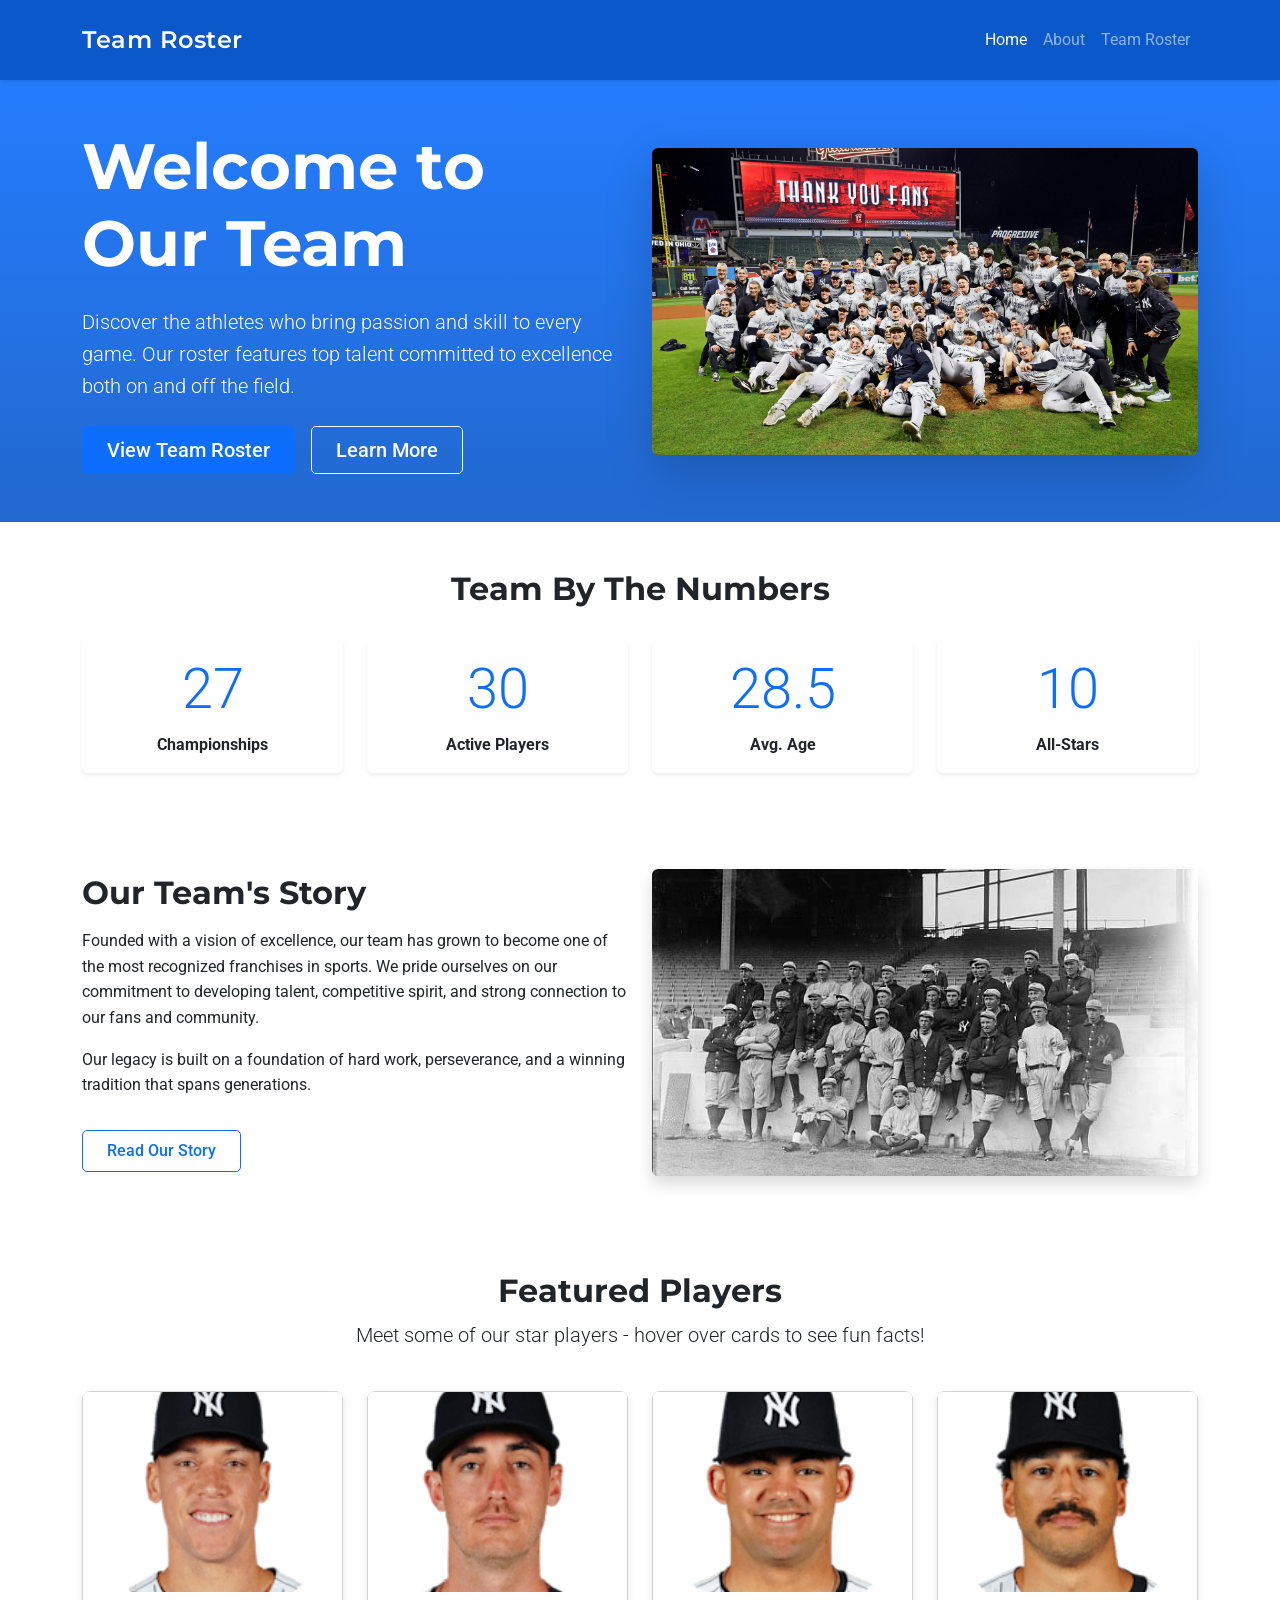
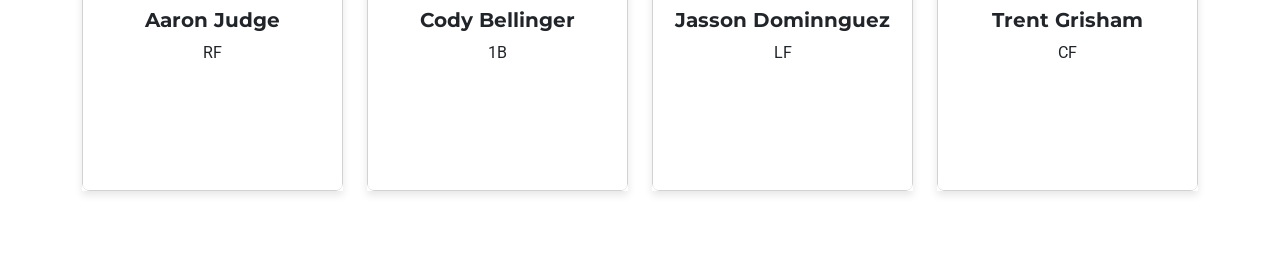
<file: index.html>
<!doctype html>
<html lang="en">

<head>
    <title>Team Roster | Home</title>
    <!-- Required meta tags -->
    <meta charset="utf-8" />
    <meta name="viewport" content="width=device-width, initial-scale=1, shrink-to-fit=no" />

    <!-- Bootstrap CSS v5.3.2 -->
    <link href="https://cdn.jsdelivr.net/npm/bootstrap@5.3.2/dist/css/bootstrap.min.css" rel="stylesheet"
        integrity="sha384-T3c6CoIi6uLrA9TneNEoa7RxnatzjcDSCmG1MXxSR1GAsXEV/Dwwykc2MPK8M2HN" crossorigin="anonymous" />
    <link rel="stylesheet" href="style.css">
    <link rel="stylesheet" href="featured-styles.css">
    <link rel="icon" type="image/png" href="imgs/favicon.png">
</head>

<body>
    <header>
        <!-- Navigation -->
        <nav class="navbar navbar-expand-lg navbar-dark bg-primary">
            <div class="container">
                <a class="navbar-brand" href="index.html">Team Roster</a>
                <button class="navbar-toggler" type="button" data-bs-toggle="collapse" data-bs-target="#navbarNav"
                    aria-controls="navbarNav" aria-expanded="false" aria-label="Toggle navigation">
                    <span class="navbar-toggler-icon"></span>
                </button>
                <div class="collapse navbar-collapse" id="navbarNav">
                    <ul class="navbar-nav ms-auto">
                        <li class="nav-item">
                            <a class="nav-link active" aria-current="page" href="index.html">Home</a>
                        </li>
                        <li class="nav-item">
                            <a class="nav-link" href="about.html">About</a>
                        </li>
                        <li class="nav-item">
                            <a class="nav-link" href="team.html">Team Roster</a>
                        </li>
                    </ul>
                </div>
            </div>
        </nav>
    </header>

    <!-- Hero Section -->
    <section class="hero-section text-white py-5">
        <div class="container">
            <div class="row align-items-center">
                <div class="col-lg-6">
                    <h1 class="display-3 fw-bold mb-4">Welcome to Our Team</h1>
                    <p class="lead mb-4">Discover the athletes who bring passion and skill to every game. Our roster
                        features top talent committed to excellence both on and off the field.</p>
                    <div class="d-grid gap-2 d-md-flex justify-content-md-start">
                        <a href="team.html" class="btn btn-primary btn-lg px-4 me-md-2">View Team Roster</a>
                        <a href="about.html" class="btn btn-outline-light btn-lg px-4">Learn More</a>
                    </div>
                </div>
                <div class="col-lg-6 d-none d-lg-block">
                    <div class="hero-image-container mt-4 mt-lg-0">
                        <!-- Placeholder for team image -->
                        <div class="ratio ratio-16x9 rounded overflow-hidden shadow-lg">
                            <div class="bg-secondary d-flex align-items-center justify-content-center">
                                <img src="imgs/NYY.webp" class="card-img-top" alt="...">
                            </div>
                        </div>
                    </div>
                </div>
            </div>
        </div>
    </section>

    <!-- Team Stats Section -->
    <section class="py-5">
        <div class="container">
            <div class="row mb-4">
                <div class="col-12 text-center">
                    <h2 class="fw-bold">Team By The Numbers</h2>
                </div>
            </div>
            <div class="row g-4 text-center">
                <div class="col-md-3 col-6">
                    <div class="card h-100 border-0 shadow-sm">
                        <div class="card-body">
                            <div class="display-4 text-primary mb-2">27</div>
                            <p class="mb-0 fw-bold">Championships</p>
                        </div>
                    </div>
                </div>
                <div class="col-md-3 col-6">
                    <div class="card h-100 border-0 shadow-sm">
                        <div class="card-body">
                            <div class="display-4 text-primary mb-2">30</div>
                            <p class="mb-0 fw-bold">Active Players</p>
                        </div>
                    </div>
                </div>
                <div class="col-md-3 col-6">
                    <div class="card h-100 border-0 shadow-sm">
                        <div class="card-body">
                            <div class="display-4 text-primary mb-2">28.5</div>
                            <p class="mb-0 fw-bold">Avg. Age</p>
                        </div>
                    </div>
                </div>
                <div class="col-md-3 col-6">
                    <div class="card h-100 border-0 shadow-sm">
                        <div class="card-body">
                            <div class="display-4 text-primary mb-2">10</div>
                            <p class="mb-0 fw-bold">All-Stars</p>
                        </div>
                    </div>
                </div>
            </div>
        </div>
    </section>

    <!-- About Team Preview Section -->
    <section class="py-5">
        <div class="container">
            <div class="row align-items-center">
                <div class="col-lg-6 mb-4 mb-lg-0">
                    <h2 class="fw-bold mb-3">Our Team's Story</h2>
                    <p>Founded with a vision of excellence, our team has grown to become one of the most recognized
                        franchises in sports. We pride ourselves on our commitment to developing talent, competitive
                        spirit, and strong connection to our fans and community.</p>
                    <p>Our legacy is built on a foundation of hard work, perseverance, and a winning tradition that
                        spans generations.</p>
                    <a href="about.html" class="btn btn-outline-primary mt-3">Read Our Story</a>
                </div>
                <div class="col-lg-6">
                    <div class="ratio ratio-16x9 rounded overflow-hidden shadow">
                        <div class="bg-secondary d-flex align-items-center justify-content-center">

                            <img src="imgs/history.jpg" class="card-img-top" alt="...">
                        </div>
                    </div>
                </div>
            </div>
        </div>
    </section>

    <!-- Featured Players Section -->
    <section class="py-5">
        <div class="container">
            <div class="row mb-4">
                <div class="col-12 text-center">
                    <h2 class="fw-bold">Featured Players</h2>
                    <p class="lead">Meet some of our star players - hover over cards to see fun facts!</p>
                </div>
            </div>
            <div class="row g-4" id="featured-players">
            </div>
        </div>
    </section>

    <!-- Bootstrap JavaScript Libraries -->
    <script src="https://cdn.jsdelivr.net/npm/@popperjs/core@2.11.8/dist/umd/popper.min.js"
        integrity="sha384-I7E8VVD/ismYTF4hNIPjVp/Zjvgyol6VFvRkX/vR+Vc4jQkC+hVqc2pM8ODewa9r"
        crossorigin="anonymous"></script>

    <script src="https://cdn.jsdelivr.net/npm/bootstrap@5.3.2/dist/js/bootstrap.min.js"
        integrity="sha384-BBtl+eGJRgqQAUMxJ7pMwbEyER4l1g+O15P+16Ep7Q9Q+zqX6gSbd85u4mG4QzX+"
        crossorigin="anonymous"></script>
    <script src="players.js"></script>
    <script src="roster.js"></script>
    <script src="featured-players.js"></script>


</body>

</html>
</file>
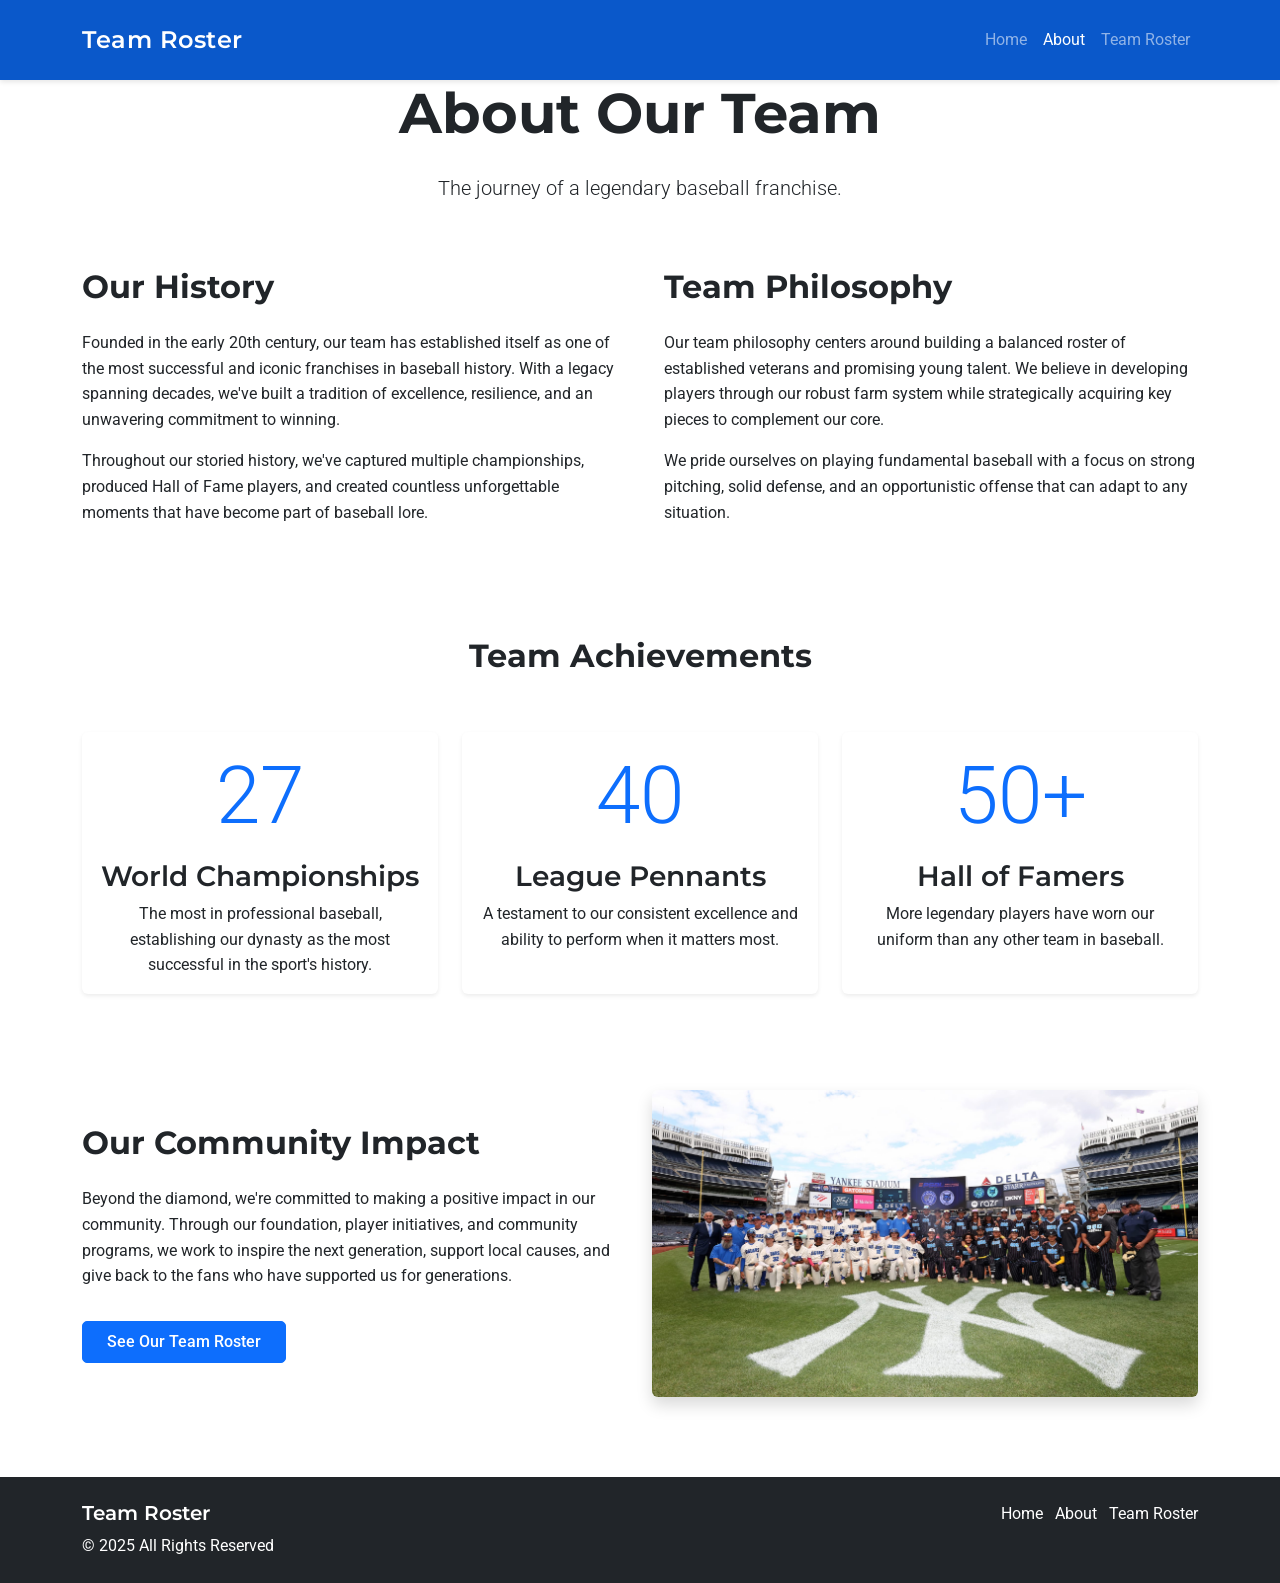
<file: about.html>
<!doctype html>
<html lang="en">
    <head>
        <title>About Our Team | Team Roster</title>
        <!-- Required meta tags -->
        <meta charset="utf-8" />
        <meta
            name="viewport"
            content="width=device-width, initial-scale=1, shrink-to-fit=no"
        />

        <!-- Bootstrap CSS v5.3.2 -->
        <link
            href="https://cdn.jsdelivr.net/npm/bootstrap@5.3.2/dist/css/bootstrap.min.css"
            rel="stylesheet"
            integrity="sha384-T3c6CoIi6uLrA9TneNEoa7RxnatzjcDSCmG1MXxSR1GAsXEV/Dwwykc2MPK8M2HN"
            crossorigin="anonymous"
        />
        <link rel="stylesheet" href="style.css">
        <link rel="icon" type="image/png" href="imgs/favicon.png">
    </head>

    <body>
        <header>
            <!-- Navigation -->
            <nav class="navbar navbar-expand-lg navbar-dark bg-primary">
                <div class="container">
                    <a class="navbar-brand" href="index.html">Team Roster</a>
                    <button class="navbar-toggler" type="button" data-bs-toggle="collapse" data-bs-target="#navbarNav" aria-controls="navbarNav" aria-expanded="false" aria-label="Toggle navigation">
                        <span class="navbar-toggler-icon"></span>
                    </button>
                    <div class="collapse navbar-collapse" id="navbarNav">
                        <ul class="navbar-nav ms-auto">
                            <li class="nav-item">
                                <a class="nav-link" href="index.html">Home</a>
                            </li>
                            <li class="nav-item">
                                <a class="nav-link active" aria-current="page" href="about.html">About</a>
                            </li>
                            <li class="nav-item">
                                <a class="nav-link" href="team.html">Team Roster</a>
                            </li>
                        </ul>
                    </div>
                </div>
            </nav>
        </header>
        
        <main>
            <section class="py-5>
                <div class="container">
                    <div class="row">
                        <div class="col-lg-8 mx-auto text-center">
                            <h1 class="display-4 fw-bold mb-4">About Our Team</h1>
                            <p class="lead">The journey of a legendary baseball franchise.</p>
                        </div>
                    </div>
                </div>
            </section>
            
            <section class="py-5">
                <div class="container">
                    <div class="row g-5">
                        <div class="col-md-6">
                            <h2 class="fw-bold mb-4">Our History</h2>
                            <p>Founded in the early 20th century, our team has established itself as one of the most successful and iconic franchises in baseball history. With a legacy spanning decades, we've built a tradition of excellence, resilience, and an unwavering commitment to winning.</p>
                            <p>Throughout our storied history, we've captured multiple championships, produced Hall of Fame players, and created countless unforgettable moments that have become part of baseball lore.</p>
                        </div>
                        <div class="col-md-6">
                            <h2 class="fw-bold mb-4">Team Philosophy</h2>
                            <p>Our team philosophy centers around building a balanced roster of established veterans and promising young talent. We believe in developing players through our robust farm system while strategically acquiring key pieces to complement our core.</p>
                            <p>We pride ourselves on playing fundamental baseball with a focus on strong pitching, solid defense, and an opportunistic offense that can adapt to any situation.</p>
                        </div>
                    </div>
                </div>
            </section>
            
            <section class="py-5">
                <div class="container">
                    <div class="row">
                        <div class="col-12 text-center mb-5">
                            <h2 class="fw-bold">Team Achievements</h2>
                        </div>
                    </div>
                    <div class="row g-4">
                        <div class="col-md-4">
                            <div class="card h-100 border-0 shadow-sm">
                                <div class="card-body text-center">
                                    <div class="display-1 text-primary mb-3">27</div>
                                    <h3 class="card-title">World Championships</h3>
                                    <p class="card-text">The most in professional baseball, establishing our dynasty as the most successful in the sport's history.</p>
                                </div>
                            </div>
                        </div>
                        <div class="col-md-4">
                            <div class="card h-100 border-0 shadow-sm">
                                <div class="card-body text-center">
                                    <div class="display-1 text-primary mb-3">40</div>
                                    <h3 class="card-title">League Pennants</h3>
                                    <p class="card-text">A testament to our consistent excellence and ability to perform when it matters most.</p>
                                </div>
                            </div>
                        </div>
                        <div class="col-md-4">
                            <div class="card h-100 border-0 shadow-sm">
                                <div class="card-body text-center">
                                    <div class="display-1 text-primary mb-3">50+</div>
                                    <h3 class="card-title">Hall of Famers</h3>
                                    <p class="card-text">More legendary players have worn our uniform than any other team in baseball.</p>
                                </div>
                            </div>
                        </div>
                    </div>
                </div>
            </section>
            
            <section class="py-5">
                <div class="container">
                    <div class="row align-items-center">
                        <div class="col-md-6 mb-4 mb-md-0">
                            <h2 class="fw-bold mb-4">Our Community Impact</h2>
                            <p>Beyond the diamond, we're committed to making a positive impact in our community. Through our foundation, player initiatives, and community programs, we work to inspire the next generation, support local causes, and give back to the fans who have supported us for generations.</p>
                            <a href="team.html" class="btn btn-primary mt-3">See Our Team Roster</a>
                        </div>
                        <div class="col-md-6">
                            <div class="ratio ratio-16x9 rounded overflow-hidden shadow">
                                <div class="bg-secondary d-flex align-items-center justify-content-center">
                                    <img src="imgs/event.jpg" class="card-img-top" alt="...">
                                </div>
                            </div>
                        </div>
                    </div>
                </div>
            </section>
        </main>
        
        <footer class="bg-dark text-white py-4">
            <div class="container">
                <div class="row">
                    <div class="col-md-6">
                        <h5>Team Roster</h5>
                        <p class="mb-0">© 2025 All Rights Reserved</p>
                    </div>
                    <div class="col-md-6 text-md-end">
                        <ul class="list-inline mb-0">
                            <li class="list-inline-item"><a href="index.html" class="text-white">Home</a></li>
                            <li class="list-inline-item"><a href="about.html" class="text-white">About</a></li>
                            <li class="list-inline-item"><a href="team.html" class="text-white">Team Roster</a></li>
                        </ul>
                    </div>
                </div>
            </div>
        </footer>
        
        <script
            src="https://cdn.jsdelivr.net/npm/@popperjs/core@2.11.8/dist/umd/popper.min.js"
            integrity="sha384-I7E8VVD/ismYTF4hNIPjVp/Zjvgyol6VFvRkX/vR+Vc4jQkC+hVqc2pM8ODewa9r"
            crossorigin="anonymous"
        ></script>
        <script
            src="https://cdn.jsdelivr.net/npm/bootstrap@5.3.2/dist/js/bootstrap.min.js"
            integrity="sha384-BBtl+eGJRgqQAUMxJ7pMwbEyER4l1g+O15P+16Ep7Q9Q+zqX6gSbd85u4mG4QzX+"
            crossorigin="anonymous"
        ></script>
    </body>
</html>
</file>
<file: style.css>
/* Custom Fonts */
@import url('https://fonts.googleapis.com/css2?family=Montserrat:wght@400;500;600;700&family=Roboto:wght@300;400;500;700&display=swap');

/* Base Styles */
:root {
    --primary-color: #0d6efd;
    --primary-dark: #0a58ca;
    --secondary-color: #6c757d;
    --accent-color: #ffc107;
    --light-color: #f8f9fa;
    --dark-color: #212529;
    --success-color: #198754;
    --danger-color: #dc3545;
}

body {
    font-family: 'Roboto', sans-serif;
    color: var(--dark-color);
    line-height: 1.6;
}

h1, h2, h3, h4, h5, h6, .navbar-brand {
    font-family: 'Montserrat', sans-serif;
    font-weight: 600;
}
.hero-section {
    background: linear-gradient(rgba(13, 110, 253, 0.9), rgba(10, 88, 202, 0.9)), url('https://source.unsplash.com/vTL_qy03D1I/1600x900') no-repeat center center;
    background-size: cover;
    padding: 5rem 0;
}
.navbar {
    padding: 1rem 0;
    box-shadow: 0 2px 5px rgba(0, 0, 0, 0.1);
}

.navbar-dark.bg-primary {
    background-color: var(--primary-dark) !important;
}

.navbar-brand {
    font-size: 1.5rem;
    letter-spacing: 0.5px;
}

/* Flip Card Styles */
.player-card {
    perspective: 1000px;
    height: 100%;
    border-radius: 0.5rem;
    overflow: visible;
    border: none;
    background-color: transparent;
    box-shadow: none;
}

.player-card-inner {
    position: relative;
    width: 100%;
    height: 100%;
    text-align: center;
    transition: transform 0.8s;
    transform-style: preserve-3d;
    border-radius: 0.5rem;
    box-shadow: 0 5px 15px rgba(0, 0, 0, 0.1);
}

.player-card:hover .player-card-inner {
    transform: rotateY(180deg);
}

.player-card-front, .player-card-back {
    position: absolute;
    width: 100%;
    height: 100%;
    backface-visibility: hidden;
    border-radius: 0.5rem;
    overflow: hidden;
}

.player-card-back {
    background-color: var(--primary-color);
    color: white;
    transform: rotateY(180deg);
    display: flex;
    flex-direction: column;
    justify-content: center;
    padding: 1.5rem;
}

.player-card-back h5 {
    margin-bottom: 1rem;
}

.fun-fact-text {
    font-size: 1rem;
    line-height: 1.5;
    padding: 0 0.5rem;
}

.player-photo {
    height: 230px;
    object-fit: cover;
    object-position: center top;
}
.card-title {
    font-weight: 600;
}
.position-indicator {
    position: absolute;
    top: 10px;
    right: 10px;
    padding: 0.25rem 0.5rem;
    border-radius: 5px;
    font-weight: 600;
    color: white;
    background-color: var(--primary-color);
}
.badge-pos-P, .badge-pos-SP, .badge-pos-RP {
    background-color: var(--danger-color);
}

.badge-pos-C {
    background-color: #6610f2;
}

.badge-pos-1B, .badge-pos-2B, .badge-pos-3B, .badge-pos-SS {
    background-color: var(--success-color);
}

.badge-pos-LF, .badge-pos-CF, .badge-pos-RF {
    background-color: var(--primary-color);
}

.badge-pos-DH {
    background-color: var(--accent-color);
    color: var(--dark-color);
}
.roster-controls {
    background-color: var(--light-color);
    padding: 1.5rem;
    border-radius: 10px;
    margin-bottom: 2rem;
}
footer {
    margin-top: 2rem;
}

footer a {
    text-decoration: none;
    transition: color 0.2s;
}

footer a:hover {
    text-decoration: underline;
}
.btn {
    border-radius: 5px;
    padding: 0.5rem 1.5rem;
    font-weight: 500;
    transition: all 0.3s;
}

.btn-primary {
    background-color: var(--primary-color);
    border-color: var(--primary-color);
}

.btn-primary:hover {
    background-color: var(--primary-dark);
    border-color: var(--primary-dark);
    transform: translateY(-2px);
}

.btn-outline-primary {
    color: var(--primary-color);
    border-color: var(--primary-color);
}

.btn-outline-primary:hover {
    background-color: var(--primary-color);
    transform: translateY(-2px);
}
@media (max-width: 767px) {
    .hero-section {
        padding: 3rem 0;
    }
    
    .hero-section h1 {
        font-size: 2.5rem;
    }
    
    .player-photo {
        height: 200px;
    }
}

@media (max-width: 576px) {
    .navbar-brand {
        font-size: 1.2rem;
    }
    
    h1.display-4 {
        font-size: 2.5rem;
    }
    
    .display-1, .display-3, .display-4 {
        font-size: calc(1.3rem + 2.1vw);
    }
    
    .player-photo {
        height: 180px;
    }
}

/* Team Page Styles */
.player-card {
    transition: transform 0.3s;
    margin-bottom: 20px;
    box-shadow: 0 4px 6px rgba(0, 0, 0, 0.1);
}

.player-card:hover {
    transform: translateY(-5px);
}

.player-image {
    width: 100%;
    height: 300px;
    object-fit: cover;
}

.modal-body img {
    max-width: 200px;
    margin-bottom: 15px;
    box-shadow: 0 2px 4px rgba(0, 0, 0, 0.1);
}

.special-role {
    color: var(--accent-color);
    font-weight: bold;
}
</file>
<file: featured-styles.css>
.featured-player-card {
    perspective: 1000px;
    height: 400px;
    margin-bottom: 20px;
}

.featured-card-inner {
    position: relative;
    width: 100%;
    height: 100%;
    text-align: center;
    transition: transform 0.8s;
    transform-style: preserve-3d;
    box-shadow: 0 4px 8px rgba(0,0,0,0.1);
}

.featured-player-card:hover .featured-card-inner {
    transform: rotateY(180deg);
}

.featured-card-front, .featured-card-back {
    position: absolute;
    width: 100%;
    height: 100%;
    backface-visibility: hidden;
    border-radius: 8px;
    overflow: hidden;
}

.featured-card-front {
    background-color: white;
}

.featured-card-back {
    background-color: #0d6efd;
    color: white;
    transform: rotateY(180deg);
    display: flex;
    flex-direction: column;
    justify-content: center;
    align-items: center;
    padding: 1rem;
}

.featured-card-back h5 {
    margin-bottom: 1rem;
}

.featured-card-back h6 {
    margin-bottom: 0.5rem;
    font-weight: bold;
}

.fun-fact-text {
    font-size: 0.9rem;
    line-height: 1.4;
}
</file>
